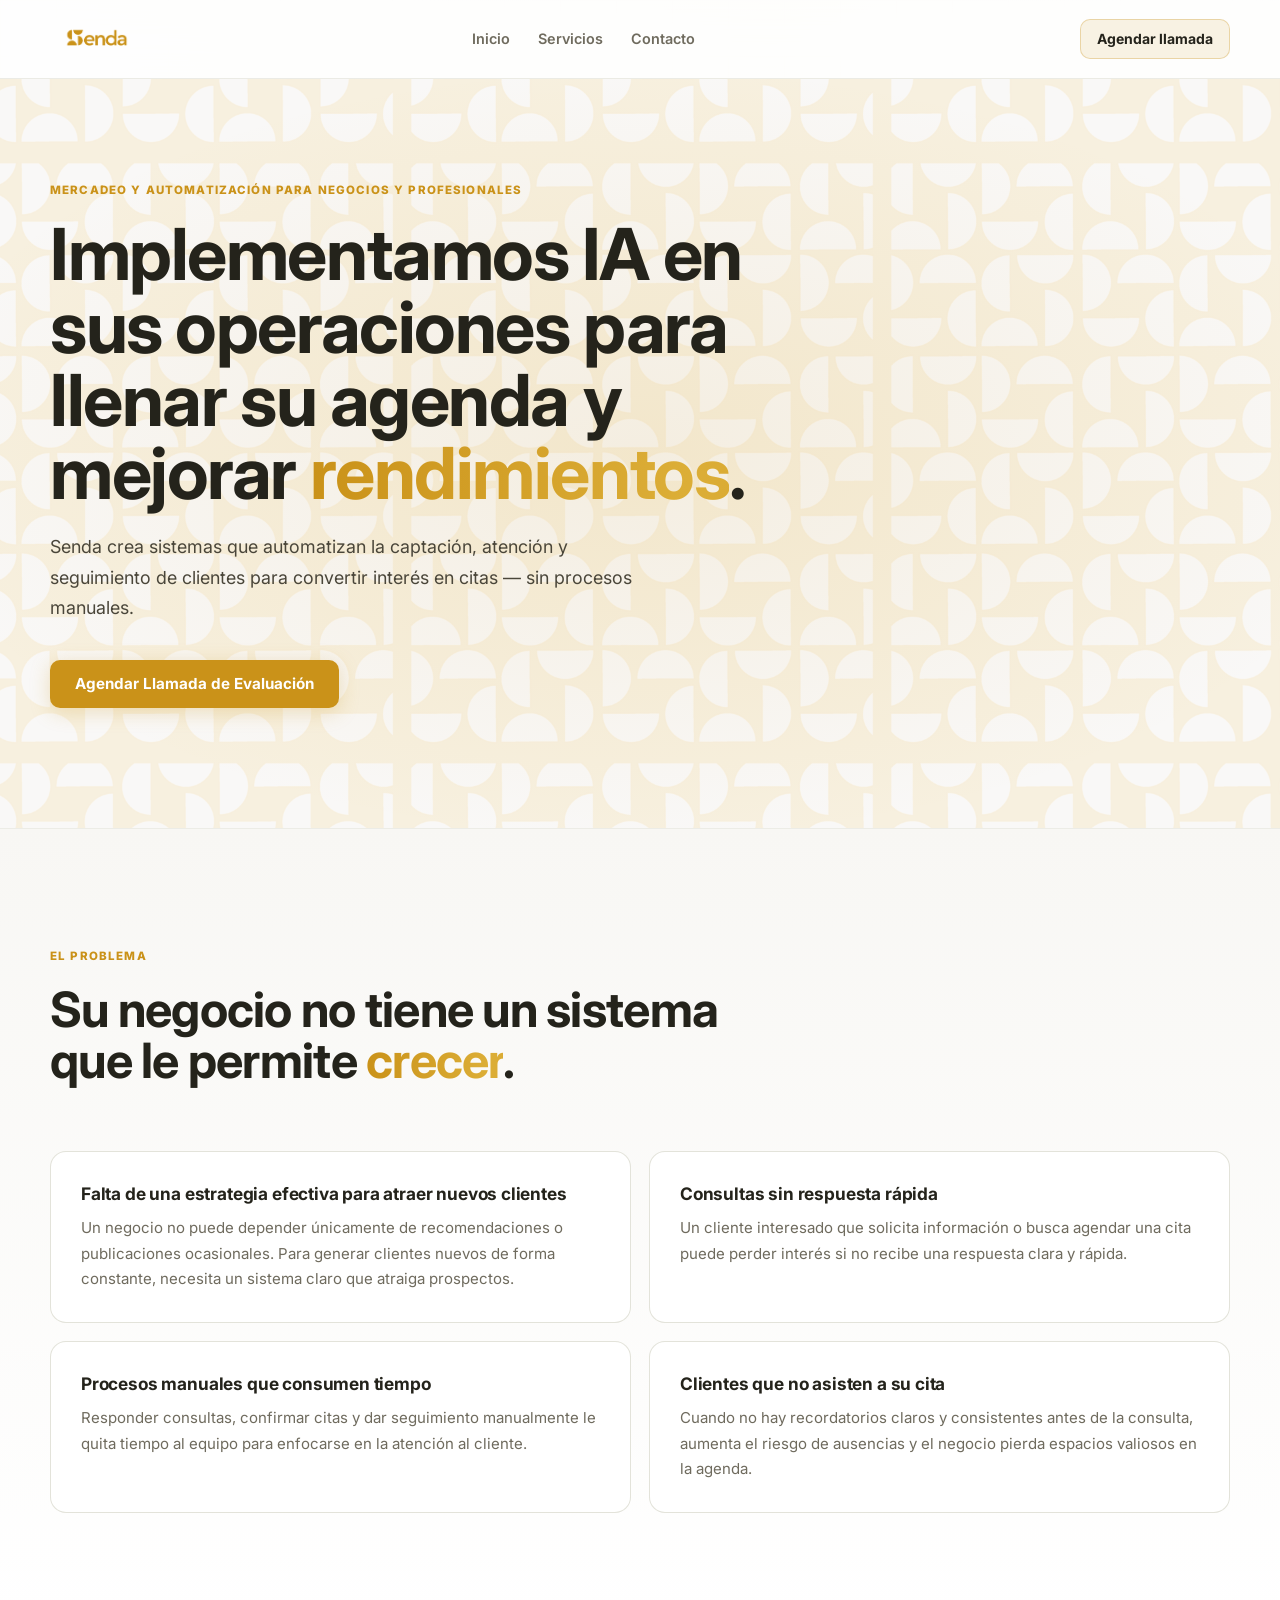
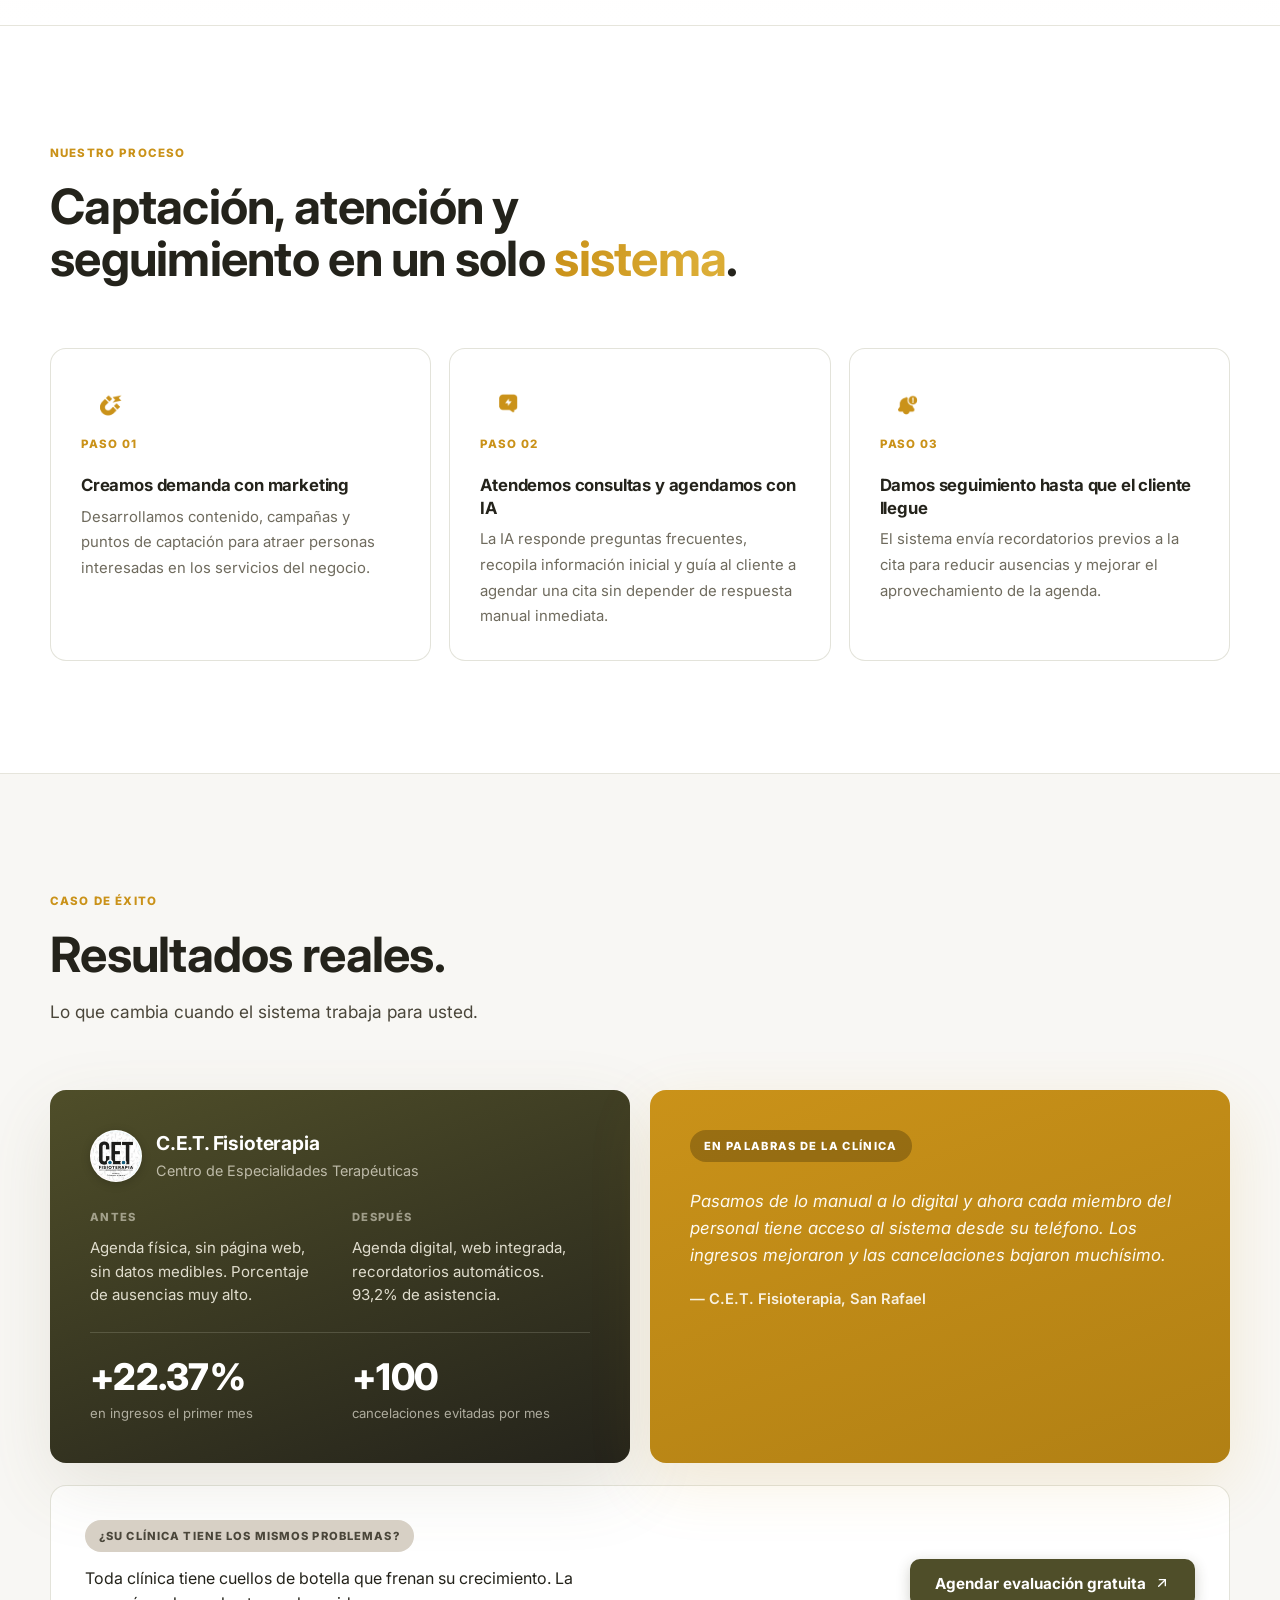
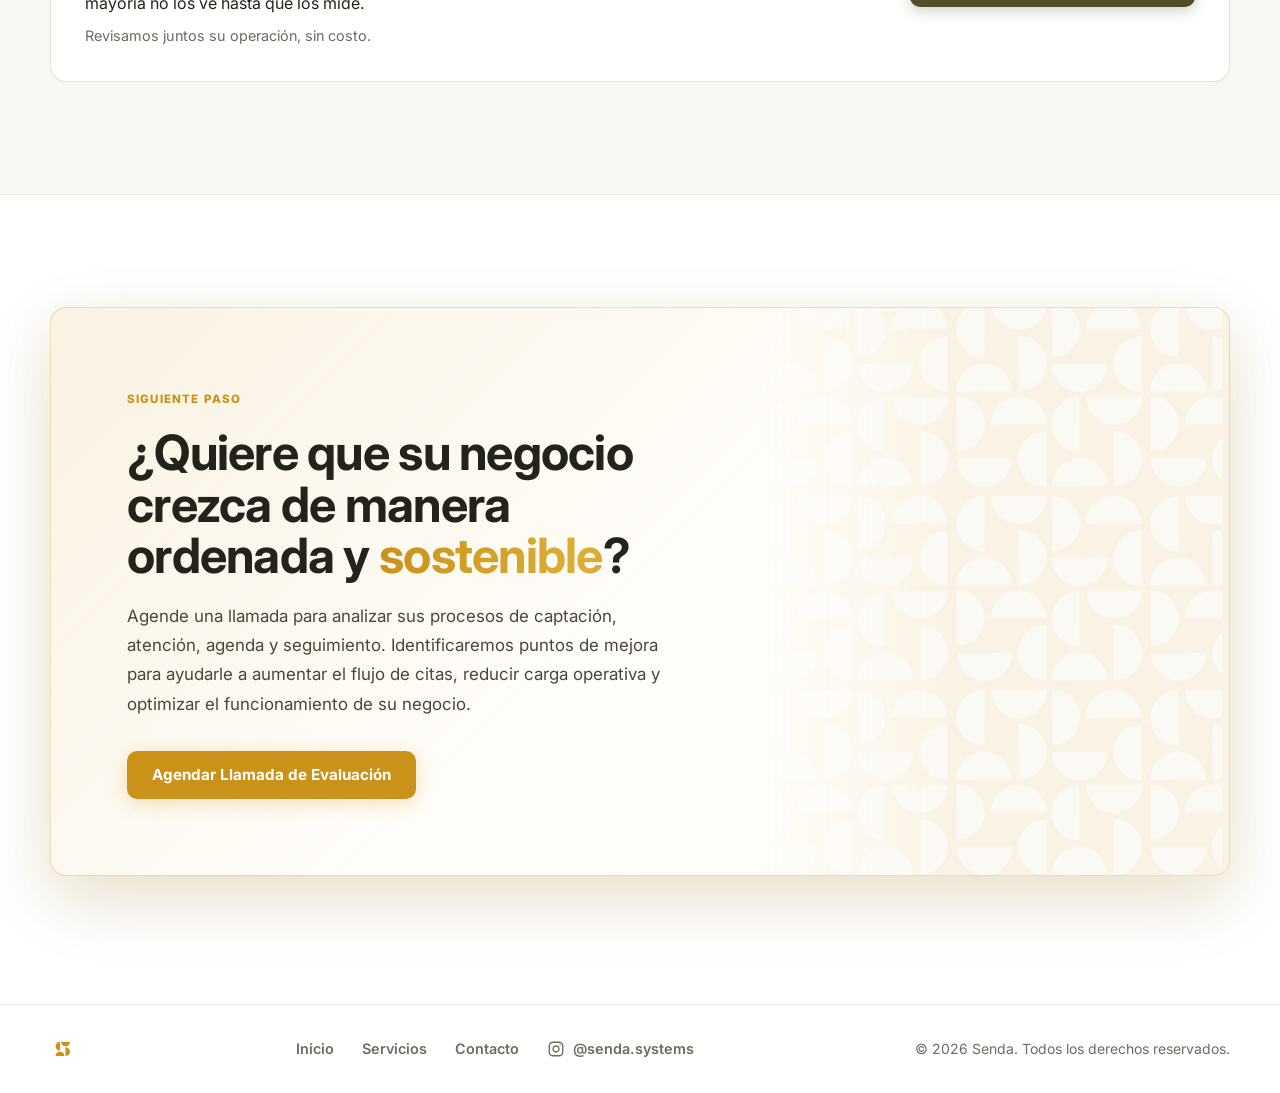
<file: index.html>
<!DOCTYPE html>
<html lang="es">
  <head>
    <meta charset="UTF-8" />
    <meta name="viewport" content="width=device-width, initial-scale=1.0" />
    <meta name="theme-color" content="#CA9219" />
    <meta
      name="description"
      content="Senda implementa sistemas automatizados con IA para ayudar a negocios a responder, filtrar, agendar y dar seguimiento a sus clientes."
    />
    <title>Senda | Agendamiento automatizado con IA</title>

    <meta property="og:site_name" content="Senda" />
    <meta property="og:type" content="website" />
    <meta property="og:title" content="Senda | Agendamiento automatizado con IA" />
    <meta
      property="og:description"
      content="Senda implementa sistemas automatizados con IA para ayudar a negocios a responder, filtrar, agendar y dar seguimiento a sus clientes."
    />
    <meta property="og:image" content="assets/logos/wordmark-gold.png" />
    <meta property="og:locale" content="es_LA" />
    <meta name="twitter:card" content="summary_large_image" />

    <!-- Google Tag Manager snippets should be inserted here when ready. -->

    <!-- Meta Pixel Code -->
    <script>
      !function(f,b,e,v,n,t,s)
      {if(f.fbq)return;n=f.fbq=function(){n.callMethod?
      n.callMethod.apply(n,arguments):n.queue.push(arguments)};
      if(!f._fbq)f._fbq=n;n.push=n;n.loaded=!0;n.version='2.0';
      n.queue=[];t=b.createElement(e);t.async=!0;
      t.src=v;s=b.getElementsByTagName(e)[0];
      s.parentNode.insertBefore(t,s)}(window, document,'script',
      'https://connect.facebook.net/en_US/fbevents.js');
      fbq('init', '991111730598140');
      fbq('track', 'PageView');
    </script>
    <noscript><img height="1" width="1" style="display:none"
      src="https://www.facebook.com/tr?id=991111730598140&ev=PageView&noscript=1"
    /></noscript>
    <!-- End Meta Pixel Code -->

    <link rel="preconnect" href="https://fonts.googleapis.com" />
    <link rel="preconnect" href="https://fonts.gstatic.com" crossorigin />
    <link
      href="https://fonts.googleapis.com/css2?family=Inter:wght@400;500;600;700;800&display=swap"
      rel="stylesheet"
    />
    <link rel="icon" type="image/x-icon" href="favicon.ico" />
    <link rel="icon" type="image/png" sizes="32x32" href="assets/logos/logo-mark-gold.png" />
    <link rel="stylesheet" href="styles.css" />
    <link rel="prefetch" href="https://assets.calendly.com/assets/external/widget.js" />
    <link rel="prefetch" href="https://assets.calendly.com/assets/external/widget.css" />
  </head>
  <body>
    <!-- Google Tag Manager noscript snippet should be inserted here when ready. -->

    <header class="site-header">
      <a class="brand" href="#home" aria-label="Senda home">
        <img
          src="assets/logos/wordmark-gold.png"
          alt="Senda"
          class="brand-logo"
        />
      </a>
      <nav class="main-nav" aria-label="Navegación principal">
        <a href="#home">Inicio</a>
        <a href="#servicios">Servicios</a>
        <a href="#contact">Contacto</a>
      </nav>
      <a
        class="button button-small button-outline"
        href="calendario.html"
        data-gtm="calendly-click"
        data-cta="schedule-call-header"
        aria-label="Agendar una llamada"
      >
        Agendar llamada
      </a>
    </header>

    <main id="home">

      <!-- ── HERO ─────────────────────────────────────────── -->
      <section class="hero section">
        <div class="container hero-grid">
          <div class="hero-content">
            <p class="eyebrow">Mercadeo y Automatización para Negocios y Profesionales</p>
            <h1>Implementamos IA en sus operaciones para llenar su agenda y mejorar <span class="text-accent">rendimientos</span>.</h1>
            <p class="hero-copy">
              Senda crea sistemas que automatizan la captación, atención y
              seguimiento de clientes para convertir interés en citas — sin
              procesos manuales.
            </p>
            <div class="hero-actions">
              <a
                id="btn-calendly-main"
                class="button button-primary"
                href="calendario.html"
                data-gtm="calendly-click"
                data-cta="main-hero"
              >
                Agendar Llamada de Evaluación
              </a>
            </div>
          </div>
        </div>
      </section>

      <!-- ── PROBLEMA ───────────────────────────────────────── -->
      <section id="servicios" class="section problem-section">
        <div class="container">
          <div class="section-intro reveal">
            <p class="eyebrow">El problema</p>
            <h2>
              Su negocio no tiene un sistema que le permite
              <span class="text-accent">crecer</span>.
            </h2>
          </div>
          <div class="issue-grid reveal-stagger">
            <article>
              <h3>Falta de una estrategia efectiva para atraer nuevos clientes</h3>
              <p>
                Un negocio no puede depender únicamente de recomendaciones o
                publicaciones ocasionales. Para generar clientes nuevos de
                forma constante, necesita un sistema claro que atraiga
                prospectos.
              </p>
            </article>
            <article>
              <h3>Consultas sin respuesta rápida</h3>
              <p>
                Un cliente interesado que solicita información o busca agendar
                una cita puede perder interés si no recibe una respuesta clara y
                rápida.
              </p>
            </article>
            <article>
              <h3>Procesos manuales que consumen tiempo</h3>
              <p>
                Responder consultas, confirmar citas y dar seguimiento
                manualmente le quita tiempo al equipo para enfocarse en la
                atención al cliente.
              </p>
            </article>
            <article>
              <h3>Clientes que no asisten a su cita</h3>
              <p>
                Cuando no hay recordatorios claros y consistentes antes de la
                consulta, aumenta el riesgo de ausencias y el negocio pierda
                espacios valiosos en la agenda.
              </p>
            </article>
          </div>
        </div>
      </section>

      <!-- ── PROCESO ────────────────────────────────────────── -->
      <section id="how-it-works" class="section process-section">
        <div class="container">
          <div class="section-intro reveal">
            <!-- Decisión: eyebrow cambiado de "Cómo funciona" a "Nuestro proceso" para alinear con la nueva navegación que eliminó los ítems "Sistema" y "Cómo funciona" del menú. -->
            <p class="eyebrow">Nuestro proceso</p>
            <h2>
              Captación, atención y seguimiento en un solo
              <span class="text-accent">sistema</span>.
            </h2>
          </div>
          <div class="process-grid reveal-stagger">
            <article class="process-card">
              <div class="process-header">
                <span class="process-icon icon-marketing" aria-hidden="true"></span>
                <span class="process-step">Paso 01</span>
              </div>
              <h3>Creamos demanda con marketing</h3>
              <p>
                Desarrollamos contenido, campañas y puntos de captación para
                atraer personas interesadas en los servicios del negocio.
              </p>
            </article>
            <article class="process-card">
              <div class="process-header">
                <span class="process-icon icon-ai-chat" aria-hidden="true"></span>
                <span class="process-step">Paso 02</span>
              </div>
              <h3>Atendemos consultas y agendamos con IA</h3>
              <p>
                La IA responde preguntas frecuentes, recopila información
                inicial y guía al cliente a agendar una cita sin depender de
                respuesta manual inmediata.
              </p>
            </article>
            <article class="process-card">
              <div class="process-header">
                <span class="process-icon icon-reminder" aria-hidden="true"></span>
                <span class="process-step">Paso 03</span>
              </div>
              <h3>Damos seguimiento hasta que el cliente llegue</h3>
              <p>
                El sistema envía recordatorios previos a la cita para reducir
                ausencias y mejorar el aprovechamiento de la agenda.
              </p>
            </article>
          </div>
        </div>
      </section>

      <!-- ── CASO DE ÉXITO ────────────────────────────────── -->
      <section class="section scenario-section">
        <div class="container">
          <div class="section-intro reveal">
            <p class="eyebrow">Caso de éxito</p>
            <h2>Resultados reales.</h2>
            <p class="scenario-lead">Lo que cambia cuando el sistema trabaja para usted.</p>
          </div>

          <div class="scenario-grid reveal-stagger">
            <article class="scenario-card scenario-card--client">
              <header class="scenario-client">
                <img
                  class="scenario-avatar"
                  src="assets/logos/logo-cet.png"
                  alt="C.E.T. Fisioterapia"
                />
                <div>
                  <h3>C.E.T. Fisioterapia</h3>
                  <p>Centro de Especialidades Terapéuticas</p>
                </div>
              </header>

              <div class="scenario-compare">
                <div>
                  <p class="scenario-label">Antes</p>
                  <p>Agenda física, sin página web, sin datos medibles. Porcentaje de ausencias muy alto.</p>
                </div>
                <div>
                  <p class="scenario-label">Después</p>
                  <p>Agenda digital, web integrada, recordatorios automáticos. 93,2% de asistencia.</p>
                </div>
              </div>

              <div class="scenario-stats">
                <div>
                  <p class="scenario-stat-value">+22.37%</p>
                  <p class="scenario-stat-label">en ingresos el primer mes</p>
                </div>
                <div>
                  <p class="scenario-stat-value">+100</p>
                  <p class="scenario-stat-label">cancelaciones evitadas por mes</p>
                </div>
              </div>
            </article>

            <article class="scenario-card scenario-card--quote">
              <span class="scenario-badge">En palabras de la clínica</span>
              <blockquote>
                <p>Pasamos de lo manual a lo digital y ahora cada miembro del personal tiene acceso al sistema desde su teléfono. Los ingresos mejoraron y las cancelaciones bajaron muchísimo.</p>
                <cite>— C.E.T. Fisioterapia, San Rafael</cite>
              </blockquote>
            </article>
          </div>

          <div class="scenario-cta reveal">
            <div class="scenario-cta-content">
              <span class="scenario-pill">¿Su clínica tiene los mismos problemas?</span>
              <p class="scenario-cta-copy">
                Toda clínica tiene cuellos de botella que frenan su crecimiento.
                La mayoría no los ve hasta que los mide.
              </p>
              <p class="scenario-cta-sub">Revisamos juntos su operación, sin costo.</p>
            </div>
            <a class="button scenario-cta-button" href="calendario.html" data-cta="scenario">
              Agendar evaluación gratuita
              <svg viewBox="0 0 24 24" width="16" height="16" fill="none" stroke="currentColor" stroke-width="2" stroke-linecap="round" stroke-linejoin="round" aria-hidden="true">
                <line x1="7" y1="17" x2="17" y2="7" />
                <polyline points="8 7 17 7 17 16" />
              </svg>
            </a>
          </div>
        </div>
      </section>

      <!-- ── CTA FINAL ──────────────────────────────────────── -->
      <section id="contact" class="section final-cta">
        <div class="container final-cta-inner reveal">
          <div class="final-cta-pattern" aria-hidden="true">
            <img src="assets/patterns/pattern-0.png" alt="" />
          </div>
          <div class="final-cta-content">
            <p class="eyebrow">Siguiente paso</p>
            <h2>
              ¿Quiere que su negocio crezca de manera ordenada y
              <span class="text-accent">sostenible</span>?
            </h2>
            <p>
              Agende una llamada para analizar sus procesos de captación,
              atención, agenda y seguimiento. Identificaremos puntos de mejora
              para ayudarle a aumentar el flujo de citas, reducir carga
              operativa y optimizar el funcionamiento de su negocio.
            </p>
            <a
              id="btn-calendly-final"
              class="button button-primary"
              href="calendario.html"
              data-gtm="calendly-click"
              data-cta="final"
            >
              Agendar Llamada de Evaluación
            </a>
          </div>
        </div>
      </section>

    </main>

    <footer class="site-footer">
      <div class="container footer-inner">
        <a class="brand" href="#home" aria-label="Senda home">
          <img
            src="assets/logos/logo-mark-gold.png"
            alt="Senda"
            class="brand-logo brand-logo--sm"
          />
        </a>
        <nav aria-label="Navegación del pie de página">
          <a href="#home">Inicio</a>
          <a href="#servicios">Servicios</a>
          <a href="#contact">Contacto</a>
          <a
            class="social-link"
            href="https://www.instagram.com/senda.systems/"
            target="_blank"
            rel="noopener noreferrer"
            aria-label="Instagram @senda.systems"
          >
            <svg
              viewBox="0 0 24 24"
              fill="none"
              stroke="currentColor"
              stroke-width="1.8"
              stroke-linecap="round"
              stroke-linejoin="round"
              aria-hidden="true"
            >
              <rect x="3" y="3" width="18" height="18" rx="5" ry="5" />
              <path d="M16 11.37A4 4 0 1 1 12.63 8 4 4 0 0 1 16 11.37z" />
              <line x1="17.5" y1="6.5" x2="17.51" y2="6.5" />
            </svg>
            <span>@senda.systems</span>
          </a>
        </nav>
        <p>&copy; 2026 Senda. Todos los derechos reservados.</p>
      </div>
    </footer>
    <script src="js/reveal.js"></script>
    <script src="js/pixel-cta.js"></script>
  </body>
</html>
</file>
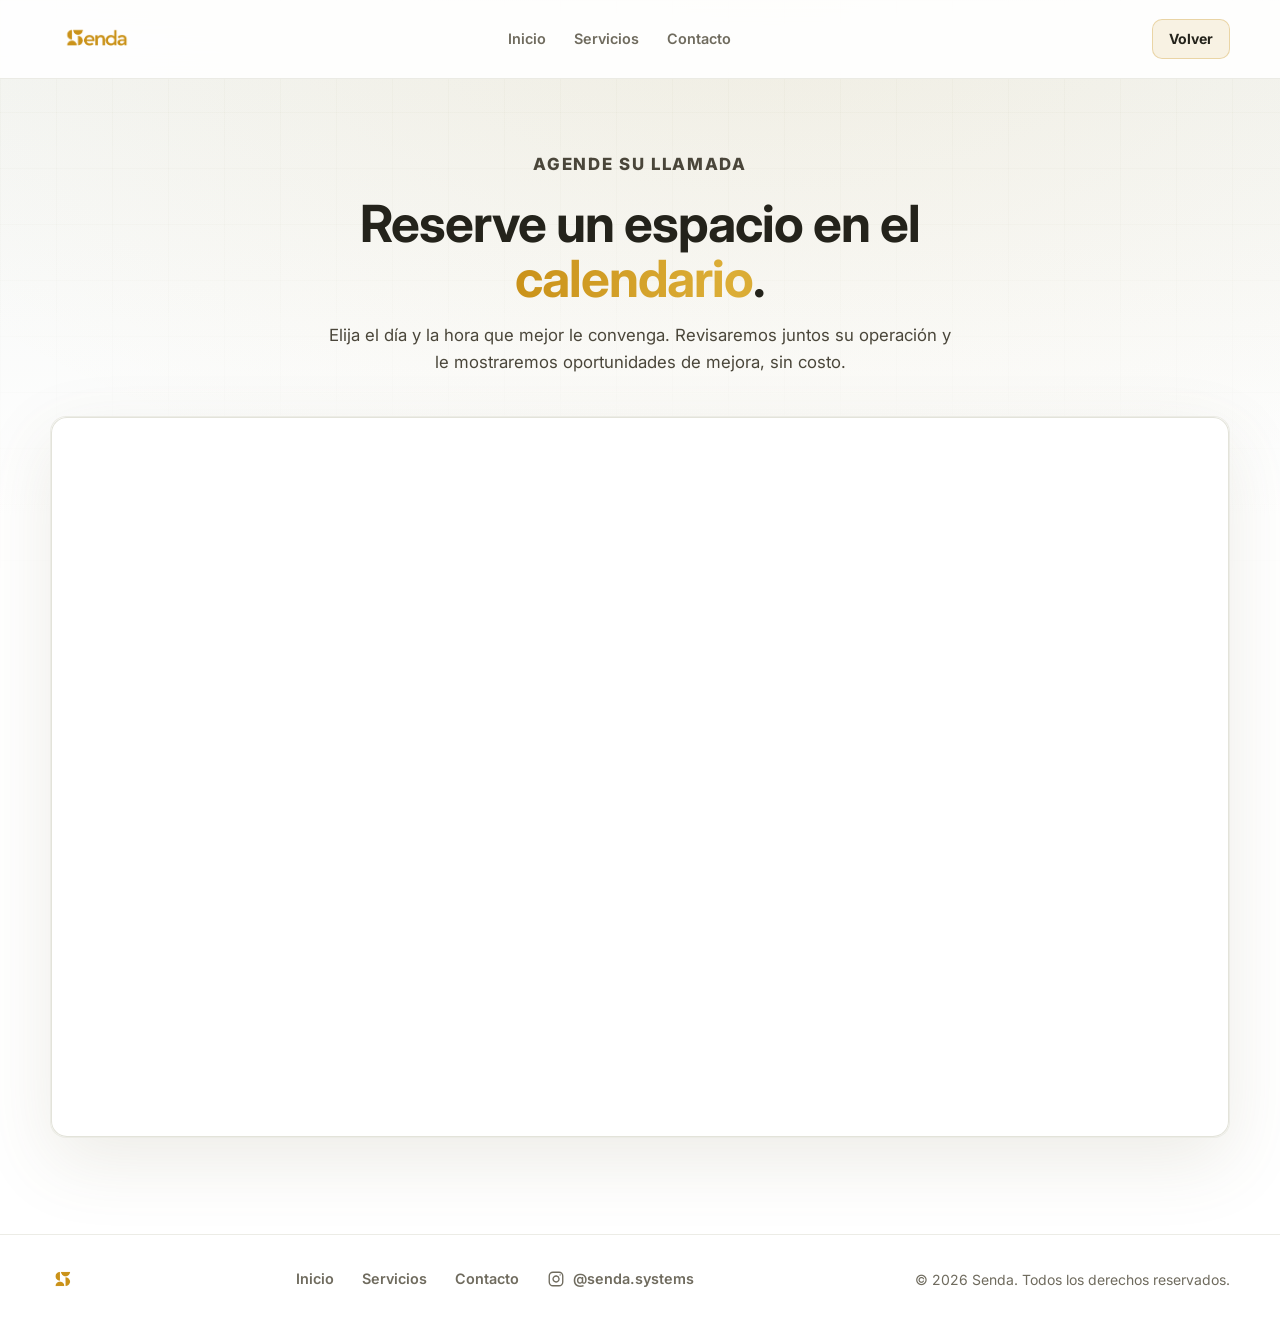
<file: calendario.html>
<!DOCTYPE html>
<html lang="es">
  <head>
    <meta charset="UTF-8" />
    <meta name="viewport" content="width=device-width, initial-scale=1.0" />
    <meta name="theme-color" content="#CA9219" />
    <meta
      name="description"
      content="Agende una llamada de evaluación con Senda para revisar sus procesos de captación, atención y seguimiento."
    />
    <title>Agendar llamada | Senda</title>

    <meta property="og:site_name" content="Senda" />
    <meta property="og:type" content="website" />
    <meta property="og:title" content="Agendar llamada | Senda" />
    <meta property="og:image" content="assets/logos/wordmark-gold.png" />
    <meta property="og:locale" content="es_LA" />

    <!-- Meta Pixel Code -->
    <script>
      !function(f,b,e,v,n,t,s)
      {if(f.fbq)return;n=f.fbq=function(){n.callMethod?
      n.callMethod.apply(n,arguments):n.queue.push(arguments)};
      if(!f._fbq)f._fbq=n;n.push=n;n.loaded=!0;n.version='2.0';
      n.queue=[];t=b.createElement(e);t.async=!0;
      t.src=v;s=b.getElementsByTagName(e)[0];
      s.parentNode.insertBefore(t,s)}(window, document,'script',
      'https://connect.facebook.net/en_US/fbevents.js');
      fbq('init', '991111730598140');
      fbq('track', 'PageView');
    </script>
    <noscript><img height="1" width="1" style="display:none"
      src="https://www.facebook.com/tr?id=991111730598140&ev=PageView&noscript=1"
    /></noscript>
    <!-- End Meta Pixel Code -->

    <link rel="preconnect" href="https://fonts.googleapis.com" />
    <link rel="preconnect" href="https://fonts.gstatic.com" crossorigin />
    <link rel="preconnect" href="https://assets.calendly.com" crossorigin />
    <link rel="preconnect" href="https://calendly.com" crossorigin />
    <link rel="dns-prefetch" href="https://calendly.com" />
    <link
      href="https://fonts.googleapis.com/css2?family=Inter:wght@400;500;600;700;800&display=swap"
      rel="stylesheet"
    />
    <link rel="icon" type="image/x-icon" href="favicon.ico" />
    <link rel="icon" type="image/png" sizes="32x32" href="assets/logos/logo-mark-gold.png" />
    <link rel="stylesheet" href="styles.css" />
    <link href="https://assets.calendly.com/assets/external/widget.css" rel="stylesheet" />
    <link rel="preload" as="script" href="https://assets.calendly.com/assets/external/widget.js" />
    <style>
      .calendar-page {
        padding: 72px 0 96px;
      }
      .calendar-intro {
        max-width: 640px;
        margin: 0 auto 40px;
        text-align: center;
      }
      .calendar-intro h1 {
        font-size: clamp(2.2rem, 4vw, 3.2rem);
        line-height: 1.08;
        letter-spacing: -0.02em;
        margin-bottom: 16px;
      }
      .calendar-intro p {
        color: var(--muted-strong);
        font-size: 1.05rem;
        line-height: 1.6;
      }
      .calendar-embed {
        max-width: 1180px;
        margin: 0 auto;
        border-radius: var(--radius-lg);
        background: var(--surface);
        box-shadow: var(--shadow);
        border: 1px solid var(--line);
        overflow: hidden;
      }
      .calendly-inline-widget {
        width: 100%;
        min-width: 1000px;
        height: 720px;
      }
      /* En pantallas medianas y pequeñas Calendly cambia a vertical:
         quitamos el min-width para no forzar scroll horizontal y
         damos altura generosa para que quepan calendario + horarios +
         formulario sin que se corte. */
      @media (max-width: 1040px) {
        .calendar-embed {
          overflow: visible;
          border-radius: var(--radius);
        }
        .calendly-inline-widget {
          min-width: 0;
          height: 1100px;
        }
      }
      @media (max-width: 720px) {
        .calendar-page {
          padding: 48px 0 72px;
        }
        .calendar-intro {
          margin-bottom: 28px;
        }
        .calendly-inline-widget {
          height: 1200px;
        }
      }
      @media (max-width: 420px) {
        .calendly-inline-widget {
          height: 1300px;
        }
      }
    </style>
  </head>
  <body>
    <header class="site-header">
      <a class="brand" href="index.html" aria-label="Senda home">
        <img
          src="assets/logos/wordmark-gold.png"
          alt="Senda"
          class="brand-logo"
        />
      </a>
      <nav class="main-nav" aria-label="Navegación principal">
        <a href="index.html#home">Inicio</a>
        <a href="index.html#servicios">Servicios</a>
        <a href="index.html#contact">Contacto</a>
      </nav>
      <a
        class="button button-small button-outline"
        href="index.html"
        aria-label="Volver al inicio"
      >
        Volver
      </a>
    </header>

    <main class="calendar-page">
      <div class="container">
        <div class="calendar-intro">
          <p class="eyebrow">Agende su llamada</p>
          <h1>Reserve un espacio en el <span class="text-accent">calendario</span>.</h1>
          <p>
            Elija el día y la hora que mejor le convenga. Revisaremos juntos su
            operación y le mostraremos oportunidades de mejora, sin costo.
          </p>
        </div>

        <div class="calendar-embed">
          <div
            class="calendly-inline-widget"
            data-url="https://calendly.com/isaacvindas/45min?hide_gdpr_banner=1&background_color=ffffff&text_color=24231b&primary_color=ca9219"
          ></div>
        </div>
      </div>
    </main>
    <script type="text/javascript" src="https://assets.calendly.com/assets/external/widget.js" async></script>
    <script src="js/pixel-calendly.js"></script>

    <footer class="site-footer">
      <div class="container footer-inner">
        <a class="brand" href="index.html" aria-label="Senda home">
          <img
            src="assets/logos/logo-mark-gold.png"
            alt="Senda"
            class="brand-logo brand-logo--sm"
          />
        </a>
        <nav aria-label="Navegación del pie de página">
          <a href="index.html#home">Inicio</a>
          <a href="index.html#servicios">Servicios</a>
          <a href="index.html#contact">Contacto</a>
          <a
            class="social-link"
            href="https://www.instagram.com/senda.systems/"
            target="_blank"
            rel="noopener noreferrer"
            aria-label="Instagram @senda.systems"
          >
            <svg
              viewBox="0 0 24 24"
              fill="none"
              stroke="currentColor"
              stroke-width="1.8"
              stroke-linecap="round"
              stroke-linejoin="round"
              aria-hidden="true"
            >
              <rect x="3" y="3" width="18" height="18" rx="5" ry="5" />
              <path d="M16 11.37A4 4 0 1 1 12.63 8 4 4 0 0 1 16 11.37z" />
              <line x1="17.5" y1="6.5" x2="17.51" y2="6.5" />
            </svg>
            <span>@senda.systems</span>
          </a>
        </nav>
        <p>&copy; 2026 Senda. Todos los derechos reservados.</p>
      </div>
    </footer>
  </body>
</html>
</file>
<file: styles.css>
/* ─── Brand tokens ──────────────────────────────────── */
:root {
  --brand-olive:      #676636;
  --brand-sage:       #A1B2A4;
  --brand-terracotta: #B66126;
  --brand-mustard:    #CA9219;
  --brand-beige:      #D7D0C5;

  --bg:               #ffffff;
  --bg-soft:          #f8f7f4;
  --surface:          #ffffff;
  --surface-elevated: #fffdf9;
  --surface-hover:    #fbf7ef;

  --text:             #24231b;
  --muted:            #6f6b5e;
  --muted-strong:     #4a463a;

  --line:             rgba(103, 102, 54, 0.12);
  --line-strong:      rgba(103, 102, 54, 0.18);

  --accent:           var(--brand-mustard);
  --accent-hover:     #B98212;
  --accent-dim:       rgba(202, 146, 25, 0.11);
  --accent-border:    rgba(202, 146, 25, 0.3);

  --olive:            var(--brand-olive);
  --olive-dark:       #4f4e29;
  --terracotta:       var(--brand-terracotta);
  --sage:             var(--brand-sage);
  --beige:            var(--brand-beige);

  --shadow:           0 24px 72px rgba(103, 102, 54, 0.12);
  --shadow-gold:      0 20px 64px rgba(202, 146, 25, 0.14);
  --radius:           10px;
  --radius-lg:        16px;
  --container:        1180px;
}

/* ─── Reset ─────────────────────────────────────────── */
*, *::before, *::after { box-sizing: border-box; }

html { scroll-behavior: smooth; }

body {
  margin: 0;
  background:
    radial-gradient(ellipse 80% 40% at 60% 0%, rgba(202, 146, 25, 0.08), transparent),
    linear-gradient(180deg, rgba(161, 178, 164, 0.14), transparent 520px),
    var(--bg);
  color: var(--text);
  font-family: Inter, system-ui, -apple-system, BlinkMacSystemFont, "Segoe UI", sans-serif;
  font-size: 16px;
  line-height: 1.65;
  overflow-x: hidden;
}

body::before {
  position: fixed;
  inset: 0;
  z-index: -1;
  pointer-events: none;
  content: "";
  background-image:
    linear-gradient(rgba(103, 102, 54, 0.035) 1px, transparent 1px),
    linear-gradient(90deg, rgba(103, 102, 54, 0.035) 1px, transparent 1px);
  background-size: 56px 56px;
  mask-image: linear-gradient(to bottom, rgba(0, 0, 0, 0.8), transparent 68%);
}

a          { color: inherit; text-decoration: none; }
p, h1, h2, h3 { margin: 0; overflow-wrap: break-word; }
ul         { margin: 0; padding: 0; }
img        { display: block; max-width: 100%; }
section    { scroll-margin-top: 96px; }

/* ─── Layout helpers ─────────────────────────────────── */
.container {
  width: min(100% - 40px, var(--container));
  margin-inline: auto;
}

.section { padding: 112px 0; }

/* ─── Header ─────────────────────────────────────────── */
.site-header {
  position: sticky;
  top: 0;
  z-index: 20;
  display: flex;
  align-items: center;
  justify-content: space-between;
  gap: 24px;
  padding: 16px max(20px, calc((100vw - var(--container)) / 2));
  border-bottom: 1px solid var(--line);
  background: rgba(255, 255, 255, 0.9);
  backdrop-filter: blur(20px);
  -webkit-backdrop-filter: blur(20px);
}

.brand { display: inline-flex; align-items: center; }

.brand-logo {
  height: 46px;
  width: auto;
}

/* Scale up visually without affecting flex layout width */
.site-header .brand-logo {
  transform: scale(2.5);
  transform-origin: left center;
}

.brand-logo--sm { height: 32px; }

/* ─── Navigation ─────────────────────────────────────── */
.main-nav,
.site-footer nav {
  display: flex;
  align-items: center;
  gap: 28px;
  color: var(--muted);
  font-size: 0.9rem;
  font-weight: 600;
}

.main-nav a,
.site-footer nav a {
  transition: color 160ms ease;
}

.main-nav a:hover,
.site-footer nav a:hover { color: var(--text); }

/* ─── Buttons ────────────────────────────────────────── */
.button {
  display: inline-flex;
  min-height: 48px;
  align-items: center;
  justify-content: center;
  gap: 8px;
  border: 1px solid transparent;
  border-radius: var(--radius);
  padding: 0 24px;
  font-weight: 700;
  font-size: 0.95rem;
  line-height: 1;
  white-space: nowrap;
  cursor: pointer;
  touch-action: manipulation;
  -webkit-tap-highlight-color: transparent;
  transition:
    transform 160ms ease,
    box-shadow 160ms ease,
    border-color 160ms ease,
    background-color 160ms ease,
    color 160ms ease;
}

.button:hover { transform: translateY(-2px); }

.button-primary {
  background: var(--accent);
  color: #ffffff;
  box-shadow: 0 4px 20px rgba(202, 146, 25, 0.26);
}

.button-primary:hover {
  background: var(--accent-hover);
  box-shadow: 0 8px 28px rgba(202, 146, 25, 0.32);
}

.button-outline {
  border-color: var(--accent-border);
  background: var(--accent-dim);
  color: var(--text);
}

.button-outline:hover {
  border-color: rgba(202, 146, 25, 0.55);
  background: rgba(202, 146, 25, 0.14);
}

.button-small {
  min-height: 40px;
  padding: 0 16px;
  font-size: 0.875rem;
}

/* ─── Type scale ─────────────────────────────────────── */
.eyebrow {
  display: inline-block;
  margin-bottom: 18px;
  color: var(--accent);
  font-size: 0.72rem;
  font-weight: 800;
  letter-spacing: 0.1em;
  text-transform: uppercase;
}

h1 {
  font-size: clamp(2.8rem, 5.6vw, 5rem);
  line-height: 1.02;
  letter-spacing: -0.02em;
}

h2 {
  font-size: clamp(2rem, 3.8vw, 3.6rem);
  line-height: 1.06;
  letter-spacing: -0.015em;
}

h3 {
  color: var(--text);
  font-size: 1.08rem;
  line-height: 1.35;
  letter-spacing: -0.01em;
}

.text-accent {
  background: linear-gradient(90deg, var(--accent) 0%, #dcae37 45%, var(--accent) 100%);
  background-size: 200% auto;
  -webkit-background-clip: text;
  -webkit-text-fill-color: transparent;
  background-clip: text;
  animation: shimmer 4.5s linear infinite;
}

/* ─── Section intro block ────────────────────────────── */
.section-intro {
  max-width: 720px;
  margin-bottom: 64px;
}

/* ─── HERO ───────────────────────────────────────────── */
.hero {
  position: relative;
  padding-top: 96px;
  padding-bottom: 120px;
  overflow: hidden;
  /* Pattern tiled as background */
  background-image: url('assets/patterns/pattern-0.png');
  background-size: 480px auto;
  background-repeat: repeat;
  background-position: center center;
}

/* Light + warm overlay on top of the pattern */
.hero::before {
  content: "";
  position: absolute;
  inset: 0;
  z-index: 0;
  background:
    radial-gradient(ellipse 90% 80% at 50% 50%, rgba(202, 146, 25, 0.1), transparent 65%),
    rgba(255, 255, 255, 0.86);
}

.hero-grid {
  position: relative;
  z-index: 1;
}

.hero-content { max-width: 740px; }

.hero-copy {
  margin-top: 22px;
  color: var(--muted-strong);
  font-size: 1.12rem;
  max-width: 600px;
  line-height: 1.7;
}

.hero-actions {
  display: flex;
  flex-wrap: wrap;
  gap: 14px;
  margin-top: 36px;
}

/* ─── PROBLEM SECTION ────────────────────────────────── */
.problem-section {
  background:
    linear-gradient(180deg, var(--bg-soft), #ffffff),
    var(--bg-soft);
  border-block: 1px solid var(--line);
}

.issue-grid {
  display: grid;
  grid-template-columns: repeat(2, 1fr);
  gap: 18px;
}

.issue-grid article {
  border: 1px solid var(--line-strong);
  border-radius: var(--radius-lg);
  background: var(--surface);
  padding: 30px;
  transition: border-color 200ms ease, background 200ms ease;
}

.issue-grid article:hover {
  border-color: var(--accent-border);
  background: var(--surface-hover);
}

.issue-icon {
  width: 48px;
  height: 48px;
  border-radius: 12px;
  background: var(--accent-dim);
  border: 1px solid var(--accent-border);
  display: grid;
  place-items: center;
  padding: 11px;
  margin-bottom: 20px;
}

.issue-icon img {
  width: 100%;
  height: 100%;
  object-fit: contain;
  filter: brightness(0) saturate(100%) invert(51%) sepia(77%) saturate(668%) hue-rotate(7deg) brightness(93%) contrast(91%);
}

.issue-grid h3 {
  margin-bottom: 10px;
}

.issue-grid p {
  color: var(--muted);
  font-size: 0.94rem;
  line-height: 1.7;
}

/* ─── PROCESS SECTION ────────────────────────────────── */
.process-section {
  background: var(--bg);
}

.process-grid {
  display: grid;
  grid-template-columns: repeat(3, 1fr);
  gap: 18px;
}

.process-card {
  border: 1px solid var(--line-strong);
  border-radius: var(--radius-lg);
  background: var(--surface);
  padding: 30px;
  transition: border-color 200ms ease, transform 200ms ease;
  position: relative;
  overflow: hidden;
}

.process-card::before {
  content: "";
  position: absolute;
  top: 0;
  left: 0;
  right: 0;
  height: 2px;
  background: linear-gradient(90deg, var(--accent), transparent);
  opacity: 0;
  transition: opacity 200ms ease;
}

.process-card:hover {
  border-color: var(--accent-border);
  transform: translateY(-3px);
}

.process-card:hover::before { opacity: 1; }

.process-header {
  margin-bottom: 20px;
}

.process-icon {
  display: block;
  width: 56px;
  height: 56px;
  flex-shrink: 0;
  background-color: var(--accent);
  -webkit-mask-size: contain;
  -webkit-mask-repeat: no-repeat;
  -webkit-mask-position: center;
  mask-size: contain;
  mask-repeat: no-repeat;
  mask-position: center;
}

.icon-marketing {
  -webkit-mask-image: url('assets/icons/icon-marketing.png');
  mask-image: url('assets/icons/icon-marketing.png');
}

.icon-ai-chat {
  -webkit-mask-image: url('assets/icons/icon-ai-chat.png');
  mask-image: url('assets/icons/icon-ai-chat.png');
}

.icon-reminder {
  -webkit-mask-image: url('assets/icons/icon-reminder.png');
  mask-image: url('assets/icons/icon-reminder.png');
}

.process-step {
  display: block;
  color: var(--accent);
  font-size: 0.72rem;
  font-weight: 800;
  letter-spacing: 0.08em;
  text-transform: uppercase;
}

.process-card h3 {
  margin-bottom: 8px;
  font-size: 1.05rem;
}

.process-card p {
  color: var(--muted);
  font-size: 0.93rem;
  line-height: 1.72;
}

/* ─── SCENARIO (caso de éxito) ───────────────────────── */
.scenario-section {
  background: var(--bg-soft);
  border-block: 1px solid var(--line);
}

.scenario-lead {
  margin-top: 18px;
  color: var(--muted-strong);
  font-size: 1.08rem;
  max-width: 560px;
  line-height: 1.6;
}

.scenario-grid {
  display: grid;
  grid-template-columns: 1fr 1fr;
  gap: 20px;
  margin-bottom: 22px;
}

.scenario-card {
  border-radius: var(--radius-lg);
  padding: clamp(28px, 3.4vw, 40px);
  display: flex;
  flex-direction: column;
  gap: 26px;
}

/* Card A — client + metrics (dark olive, palette-based) */
.scenario-card--client {
  background: linear-gradient(160deg, var(--olive-dark) 0%, var(--text) 100%);
  color: #f2eee0;
  box-shadow: var(--shadow);
}

.scenario-client {
  display: flex;
  align-items: center;
  gap: 14px;
}

.scenario-avatar {
  width: 52px;
  height: 52px;
  border-radius: 999px;
  background: #ffffff;
  object-fit: cover;
  flex-shrink: 0;
  box-shadow: 0 2px 10px rgba(0, 0, 0, 0.18);
}

.scenario-card--client h3 {
  color: #ffffff;
  font-size: 1.2rem;
  font-weight: 700;
  margin-bottom: 4px;
}

.scenario-card--client .scenario-client p {
  color: rgba(242, 238, 224, 0.7);
  font-size: 0.9rem;
  line-height: 1.4;
}

.scenario-compare {
  display: grid;
  grid-template-columns: 1fr 1fr;
  gap: 24px;
  padding-bottom: 26px;
  border-bottom: 1px solid rgba(242, 238, 224, 0.16);
}

.scenario-label {
  color: rgba(242, 238, 224, 0.55);
  font-size: 0.7rem;
  font-weight: 800;
  letter-spacing: 0.12em;
  text-transform: uppercase;
  margin-bottom: 10px;
}

.scenario-compare p:not(.scenario-label) {
  color: rgba(242, 238, 224, 0.9);
  font-size: 0.94rem;
  line-height: 1.55;
}

.scenario-stats {
  display: grid;
  grid-template-columns: 1fr 1fr;
  gap: 24px;
}

.scenario-stat-value {
  color: #ffffff;
  font-size: clamp(1.9rem, 3.2vw, 2.3rem);
  font-weight: 800;
  letter-spacing: -0.015em;
  line-height: 1;
  margin-bottom: 8px;
}

.scenario-stat-label {
  color: rgba(242, 238, 224, 0.66);
  font-size: 0.82rem;
  line-height: 1.4;
}

/* Card B — testimonial (mustard) */
.scenario-card--quote {
  background: linear-gradient(160deg, var(--accent) 0%, #b18014 100%);
  color: #fdfaf2;
  box-shadow: var(--shadow-gold);
  align-items: flex-start;
}

.scenario-badge {
  display: inline-flex;
  padding: 7px 14px;
  border-radius: 999px;
  background: rgba(30, 24, 6, 0.28);
  color: #ffffff;
  font-size: 0.7rem;
  font-weight: 800;
  letter-spacing: 0.12em;
  text-transform: uppercase;
}

.scenario-card--quote blockquote {
  margin: 0;
  display: flex;
  flex-direction: column;
  gap: 18px;
}

.scenario-card--quote blockquote p {
  font-size: 1.05rem;
  font-style: italic;
  line-height: 1.6;
  color: #fdfaf2;
}

.scenario-card--quote cite {
  font-style: normal;
  font-size: 0.92rem;
  color: rgba(253, 250, 242, 0.92);
  font-weight: 600;
}

/* Bottom CTA card */
.scenario-cta {
  display: grid;
  grid-template-columns: 1fr auto;
  align-items: center;
  gap: 32px;
  padding: clamp(24px, 3vw, 34px);
  border-radius: var(--radius-lg);
  border: 1px solid var(--line-strong);
  background: var(--surface);
}

.scenario-pill {
  display: inline-flex;
  padding: 7px 14px;
  border-radius: 999px;
  background: var(--beige);
  color: var(--muted-strong);
  font-size: 0.7rem;
  font-weight: 800;
  letter-spacing: 0.1em;
  text-transform: uppercase;
  margin-bottom: 14px;
}

.scenario-cta-copy {
  color: var(--text);
  font-size: 1rem;
  line-height: 1.55;
  max-width: 520px;
  margin-bottom: 8px;
}

.scenario-cta-sub {
  color: var(--muted);
  font-size: 0.9rem;
}

.scenario-cta-button {
  background: var(--olive-dark);
  color: #ffffff;
  box-shadow: 0 4px 14px rgba(56, 55, 29, 0.24);
}

.scenario-cta-button:hover {
  color: #ffffff;
  box-shadow: 0 8px 24px rgba(56, 55, 29, 0.32);
}

/* ─── FINAL CTA ──────────────────────────────────────── */
.final-cta { padding-bottom: 128px; }

.final-cta-inner {
  position: relative;
  border: 1px solid var(--accent-border);
  border-radius: var(--radius-lg);
  padding: clamp(36px, 6vw, 76px);
  background:
    linear-gradient(135deg, rgba(202, 146, 25, 0.1), transparent 50%),
    var(--surface-elevated);
  box-shadow: var(--shadow-gold), var(--shadow);
  overflow: hidden;
}

.final-cta-pattern {
  position: absolute;
  inset-block: 0;
  right: 0;
  width: 40%;
  pointer-events: none;
}

.final-cta-pattern img {
  width: 100%;
  height: 100%;
  object-fit: cover;
  object-position: left center;
  opacity: 0.12;
  mask-image: linear-gradient(90deg, transparent, rgba(0,0,0,0.7) 40%, rgba(0,0,0,0.7));
}

.final-cta-content {
  position: relative;
  z-index: 1;
  max-width: 640px;
}

.final-cta-content h2 { max-width: 580px; margin-bottom: 0; }

.final-cta-content p:not(.eyebrow) {
  max-width: 560px;
  margin: 20px 0 32px;
  color: var(--muted-strong);
  font-size: 1.06rem;
  line-height: 1.72;
}

/* ─── FOOTER ─────────────────────────────────────────── */
.site-footer {
  border-top: 1px solid var(--line);
  padding: 28px 0;
  color: var(--muted);
  background: var(--bg);
}

.footer-inner {
  display: flex;
  align-items: center;
  justify-content: space-between;
  gap: 24px;
}

.site-footer p { font-size: 0.875rem; }

/* ─── Animations ─────────────────────────────────────── */
@keyframes fade-up {
  from { opacity: 0; transform: translateY(28px); }
  to   { opacity: 1; transform: translateY(0); }
}

@keyframes fade-in {
  from { opacity: 0; }
  to   { opacity: 1; }
}

@keyframes shimmer {
  to { background-position: 200% center; }
}

@keyframes btn-pulse {
  0%, 100% { box-shadow: 0 4px 20px rgba(202, 146, 25, 0.26); }
  50%       { box-shadow: 0 6px 32px rgba(202, 146, 25, 0.36); }
}

/* Header entrance */
.site-header { animation: fade-in 0.5s ease 0.05s both; }

/* Hero staggered entrance */
.hero-content > .eyebrow { animation: fade-up 0.8s  cubic-bezier(0.16,1,0.3,1) 0.18s both; }
.hero-content > h1       { animation: fade-up 0.9s  cubic-bezier(0.16,1,0.3,1) 0.30s both; }
.hero-copy               { animation: fade-up 0.9s  cubic-bezier(0.16,1,0.3,1) 0.44s both; }
.hero-actions            { animation: fade-up 0.9s  cubic-bezier(0.16,1,0.3,1) 0.58s both; }

/* Primary button glow pulse */
.button-primary { animation: btn-pulse 2.8s ease-in-out infinite; }
.button-primary:hover,
.button-primary:focus { animation: none; }

/* Scroll reveal — .visible added by IntersectionObserver */
.reveal {
  opacity: 0;
  transform: translateY(28px);
  transition:
    opacity   0.72s cubic-bezier(0.16,1,0.3,1),
    transform 0.72s cubic-bezier(0.16,1,0.3,1);
}
.reveal.visible { opacity: 1; transform: none; }

/* Staggered children */
.reveal-stagger > * {
  opacity: 0;
  transform: translateY(28px);
  transition:
    opacity   0.65s cubic-bezier(0.16,1,0.3,1),
    transform 0.65s cubic-bezier(0.16,1,0.3,1);
}
.reveal-stagger.visible > *:nth-child(1) { transition-delay: 0.04s; }
.reveal-stagger.visible > *:nth-child(2) { transition-delay: 0.16s; }
.reveal-stagger.visible > *:nth-child(3) { transition-delay: 0.28s; }
.reveal-stagger.visible > *:nth-child(4) { transition-delay: 0.40s; }
.reveal-stagger.visible > * { opacity: 1; transform: none; }

/* Process icon micro-interaction */
.process-icon {
  transition: transform 300ms cubic-bezier(0.16,1,0.3,1), background-color 300ms ease;
}
.process-card:hover .process-icon {
  transform: scale(1.1) translateY(-3px);
  background-color: var(--accent-hover);
}

/* Respect reduced-motion preference */
@media (prefers-reduced-motion: reduce) {
  *, *::before, *::after {
    animation-duration: 0.01ms !important;
    animation-iteration-count: 1 !important;
    transition-duration: 0.01ms !important;
  }
  .reveal, .reveal-stagger > * { opacity: 1 !important; transform: none !important; }
}

/* ─── Tablet: 1024px ─────────────────────────────────── */
@media (max-width: 1024px) {
  .hero-content { max-width: 100%; }
}

/* ─── Tablet small: 860px ────────────────────────────── */
@media (max-width: 860px) {
  .section { padding: 88px 0; }

  .section-intro { margin-bottom: 48px; }

  .site-header { flex-wrap: wrap; }

  .main-nav {
    order: 3;
    width: 100%;
    justify-content: center;
  }

  .issue-grid { grid-template-columns: 1fr; }

  .process-grid { grid-template-columns: 1fr; }

  .scenario-grid { grid-template-columns: 1fr; }

  .scenario-cta {
    grid-template-columns: 1fr;
    gap: 20px;
  }
}

/* ─── Mobile: 680px ──────────────────────────────────── */
@media (max-width: 680px) {
  /* Layout */
  .container { width: min(100% - 24px, var(--container)); }
  .section   { padding: 64px 0; }

  /* Hero */
  .hero {
    padding-top: 48px;
    padding-bottom: 64px;
  }

  .hero-copy { font-size: 1rem; margin-top: 18px; }

  .hero-actions { margin-top: 28px; }

  .hero-actions .button { width: 100%; justify-content: center; }

  /* Section intro */
  .section-intro { margin-bottom: 36px; }

  /* Header: logo | spacer | button, nav below */
  .site-header {
    display: grid;
    grid-template-columns: auto 1fr auto;
    align-items: center;
    padding: 12px 16px;
    gap: 0;
  }

  .brand { grid-column: 1; }

  .site-header > .button {
    grid-column: 3;
    margin-left: 12px;
  }

  .main-nav {
    grid-column: 1 / -1;
    order: 3;
    justify-content: flex-start;
    gap: 20px;
    overflow-x: auto;
    padding: 10px 0 4px;
    margin-top: 10px;
    border-top: 1px solid var(--line);
    scrollbar-width: none;
    white-space: nowrap;
    font-size: 0.875rem;
  }

  .main-nav::-webkit-scrollbar { display: none; }

  .site-header .button-small {
    min-height: 36px;
    padding: 0 14px;
    font-size: 0.8rem;
  }

  /* Typography */
  h1 {
    font-size: clamp(2.1rem, 9vw, 3rem);
    line-height: 1.06;
  }

  h2 {
    font-size: clamp(1.65rem, 7vw, 2.4rem);
    line-height: 1.1;
  }

  /* Cards */
  .issue-grid article,
  .process-card {
    padding: 22px;
  }

  .issue-icon {
    width: 42px;
    height: 42px;
    padding: 9px;
    margin-bottom: 14px;
  }

  .process-icon {
    width: 56px;
    height: 56px;
  }

  /* Scenario */
  .scenario-card {
    padding: 22px 20px;
    gap: 22px;
  }

  .scenario-lead { font-size: 1rem; }

  .scenario-avatar {
    width: 46px;
    height: 46px;
  }

  .scenario-card--client h3 { font-size: 1.1rem; }

  .scenario-compare {
    grid-template-columns: 1fr;
    gap: 18px;
    padding-bottom: 22px;
  }

  .scenario-stats { gap: 22px; }

  .scenario-stat-value { font-size: 1.75rem; }

  .scenario-card--quote blockquote p { font-size: 1rem; }

  .scenario-badge,
  .scenario-pill {
    font-size: 0.66rem;
    letter-spacing: 0.09em;
    padding: 6px 12px;
  }

  .scenario-cta {
    padding: 22px 20px;
    text-align: left;
  }

  .scenario-cta-copy {
    font-size: 0.96rem;
    margin-bottom: 6px;
  }

  .scenario-cta-button { width: 100%; justify-content: center; }

  /* Final CTA */
  .final-cta { padding-bottom: 72px; }

  .final-cta-pattern { display: none; }

  .final-cta-content .button { width: 100%; justify-content: center; }

  .final-cta-content p:not(.eyebrow) {
    font-size: 1rem;
    margin: 14px 0 24px;
  }

  /* Footer */
  .footer-inner {
    flex-direction: column;
    align-items: flex-start;
    gap: 16px;
  }

  .site-footer nav {
    flex-wrap: wrap;
    gap: 10px 18px;
    font-size: 0.875rem;
  }

  /* Performance: skip decorative grid on mobile */
  body::before { display: none; }
}

/* ─── Mobile XS: 380px ───────────────────────────────── */
@media (max-width: 380px) {
  .container { width: min(100% - 20px, var(--container)); }

  h1 { font-size: 2rem; }
  h2 { font-size: 1.55rem; }

  .issue-grid article,
  .process-card { padding: 18px; }

  .site-header { padding: 10px 12px; }
}

/* ─── Calendar page ──────────────────────────────────── */
.calendar-section {
  padding-top: 72px;
  padding-bottom: 96px;
}

.calendar-section .section-intro {
  margin-bottom: 40px;
}

.calendar-section h1 {
  font-size: clamp(2.2rem, 4.5vw, 3.4rem);
  line-height: 1.05;
}

.calendar-copy {
  margin-top: 22px;
  color: var(--muted-strong);
  font-size: 1.08rem;
  max-width: 640px;
  line-height: 1.7;
}

.calendly-inline-widget {
  min-width: 320px;
  height: 720px;
  border-radius: var(--radius-lg);
  overflow: hidden;
  border: 1px solid var(--line-strong);
  background: var(--surface);
  box-shadow: var(--shadow);
}

/* ─── Footer social link ─────────────────────────────── */
.social-link {
  display: inline-flex;
  align-items: center;
  gap: 8px;
}

.social-link svg {
  width: 18px;
  height: 18px;
  flex-shrink: 0;
}

@media (max-width: 680px) {
  .calendar-section {
    padding-top: 48px;
    padding-bottom: 64px;
  }

  .calendly-inline-widget { height: 640px; }
}
</file>
